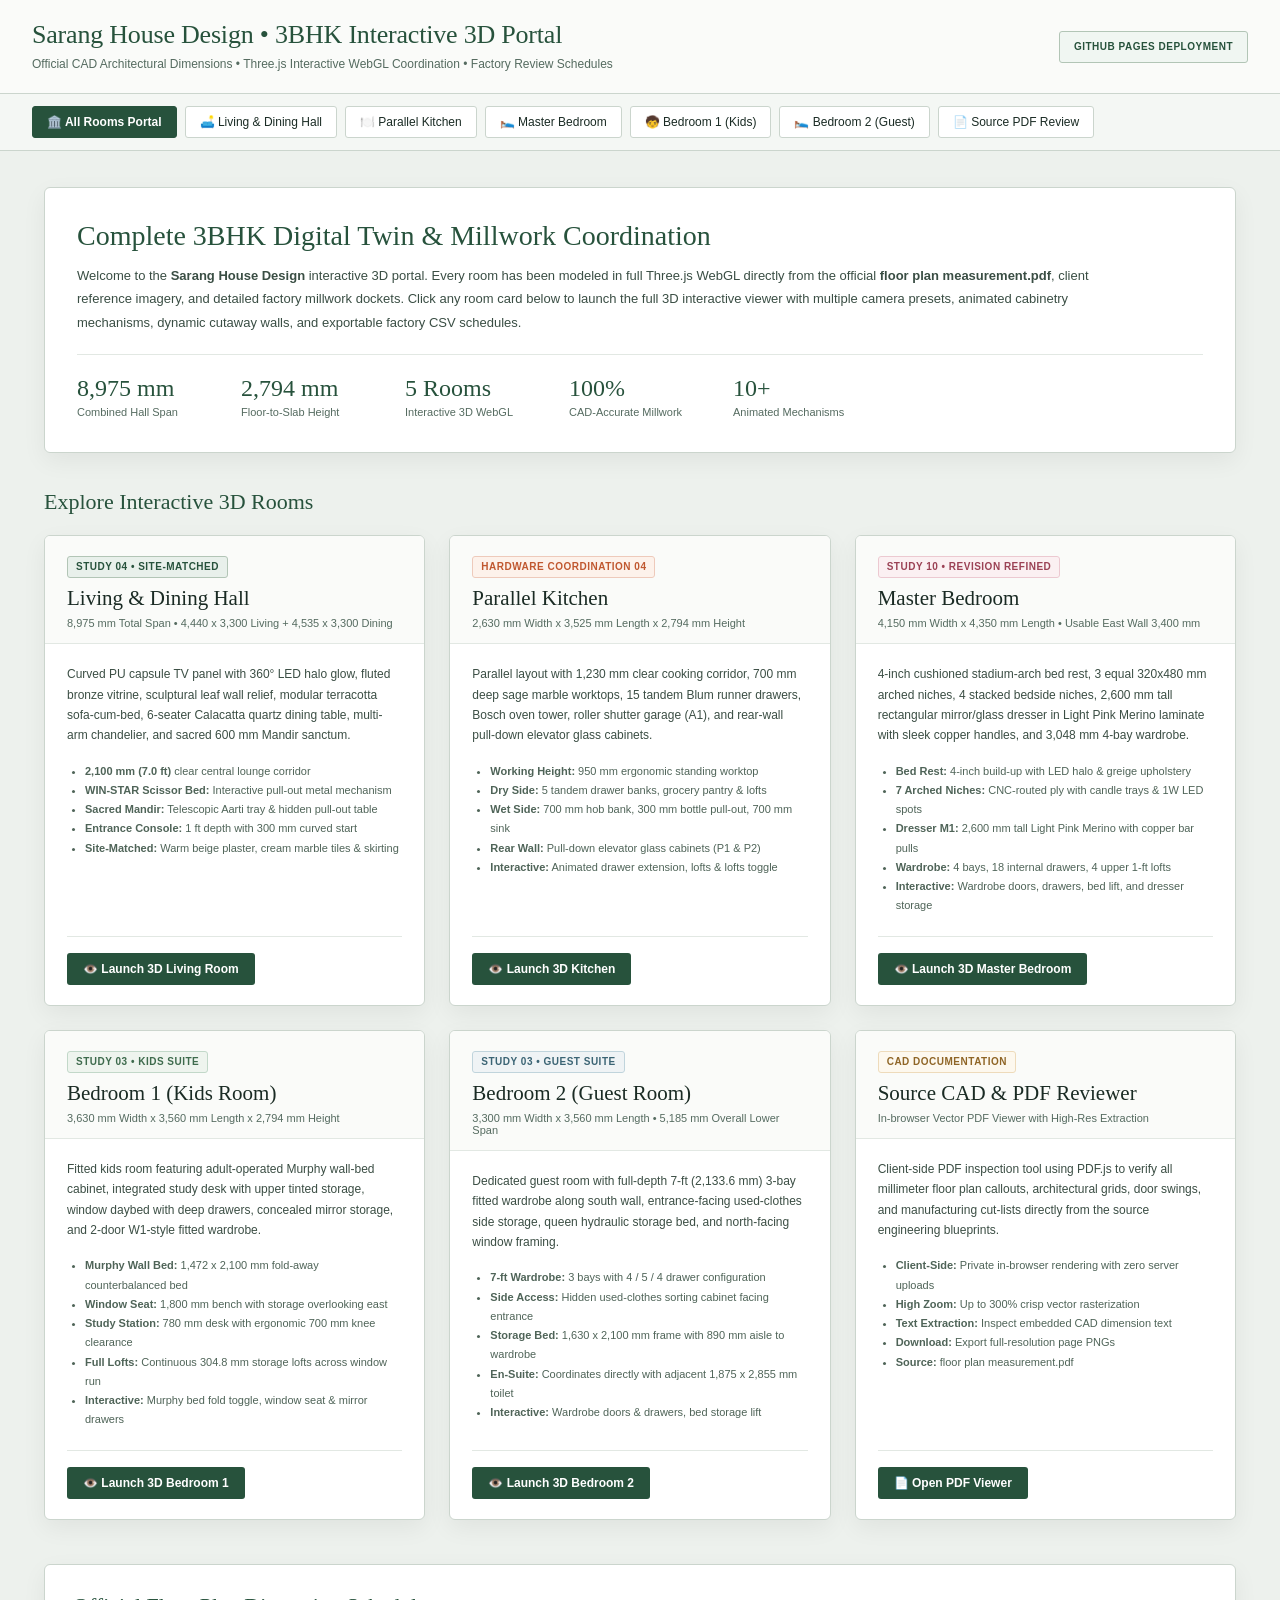
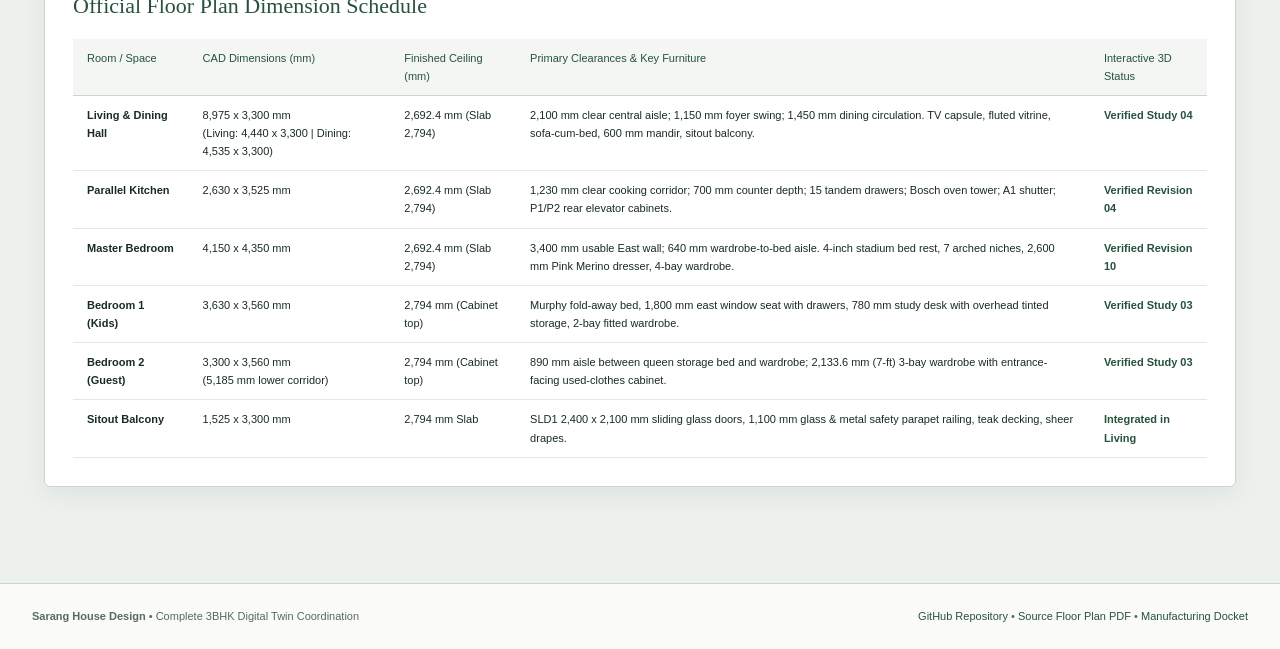
<file: index.html>
<!doctype html>
<html lang="en">
<head>
<meta charset="utf-8">
<meta name="viewport" content="width=device-width, initial-scale=1">
<title>Sarang House Design / 3BHK Interactive 3D Interior Portal</title>
<style>
:root{
  --ink:#1a2b24;
  --bg:#edf1ed;
  --panel:#fafbf9;
  --line:#cbd5cd;
  --line-light:#e2e8e3;
  --accent:#27523c;
  --accent-hover:#1c3c2c;
  --accent-light:#e8f0eb;
  --gold:#b88849;
  --gold-light:#fff8ed;
  --terracotta:#b8654a;
  --text-muted:#556b60;
  --shadow:0 8px 24px rgba(0,0,0,0.06);
  --shadow-hover:0 12px 32px rgba(0,0,0,0.12);
  font-family:Georgia,serif;
  color:var(--ink);
  background:var(--bg);
}
*{box-sizing:border-box}
body{margin:0;overflow-x:hidden;font-family:Georgia,serif}
header.page-header{
  padding:20px 32px;
  background:var(--panel);
  border-bottom:1px solid var(--line);
  display:flex;
  align-items:center;
  justify-content:space-between;
  gap:18px;
  flex-wrap:wrap;
}
.header-titles h1{
  font-size:26px;
  font-weight:normal;
  margin:0;
  letter-spacing:-0.2px;
  color:var(--accent);
}
.header-titles p{
  font:12px/1.5 Verdana,sans-serif;
  margin:5px 0 0;
  color:var(--text-muted);
}
.stamp{
  font:10px/1.6 Verdana,sans-serif;
  padding:7px 14px;
  background:#f0f6f2;
  border:1px solid #b2c5b6;
  color:var(--accent);
  border-radius:3px;
  text-transform:uppercase;
  letter-spacing:0.5px;
  font-weight:bold;
}
nav.rooms-nav{
  display:flex;
  gap:8px;
  flex-wrap:wrap;
  background:#f4f7f4;
  padding:12px 32px;
  border-bottom:1px solid var(--line);
}
nav.rooms-nav a{
  font:12px Verdana,sans-serif;
  padding:8px 14px;
  border:1px solid var(--line);
  background:#fff;
  color:var(--ink);
  text-decoration:none;
  border-radius:3px;
  transition:all .15s ease;
  display:inline-flex;
  align-items:center;
  gap:6px;
}
nav.rooms-nav a:hover{
  border-color:var(--accent);
  color:var(--accent);
  background:#fdfefd;
}
nav.rooms-nav a.active,nav.rooms-nav a[aria-current="page"]{
  background:var(--accent);
  border-color:var(--accent);
  color:#fff;
  font-weight:bold;
}
main.portal-layout{
  max-width:1240px;
  margin:0 auto;
  padding:36px 24px 60px;
}
.hero-banner{
  background:#fff;
  border:1px solid var(--line);
  border-radius:6px;
  padding:32px;
  margin-bottom:36px;
  box-shadow:var(--shadow);
}
.hero-banner h2{
  font:28px Georgia,serif;
  margin:0 0 12px;
  font-weight:normal;
  color:var(--accent);
}
.hero-banner p{
  font:13px/1.8 Verdana,sans-serif;
  color:#3a4e44;
  margin:0 0 16px;
  max-width:1050px;
}
.hero-stats{
  display:flex;
  flex-wrap:wrap;
  gap:24px;
  margin-top:20px;
  padding-top:20px;
  border-top:1px solid var(--line-light);
}
.hero-stats div{
  min-width:140px;
}
.hero-stats strong{
  display:block;
  font:24px Georgia,serif;
  color:var(--accent);
}
.hero-stats span{
  font:11px Verdana,sans-serif;
  color:var(--text-muted);
}
.section-title{
  font:22px Georgia,serif;
  font-weight:normal;
  color:var(--accent);
  margin:0 0 20px;
  display:flex;
  align-items:center;
  justify-content:space-between;
}
.room-grid{
  display:grid;
  grid-template-columns:repeat(auto-fill, minmax(360px, 1fr));
  gap:24px;
  margin-bottom:44px;
}
.room-card{
  background:#fff;
  border:1px solid var(--line);
  border-radius:6px;
  overflow:hidden;
  box-shadow:var(--shadow);
  display:flex;
  flex-direction:column;
  transition:transform .2s ease, box-shadow .2s ease, border-color .2s ease;
}
.room-card:hover{
  transform:translateY(-3px);
  box-shadow:var(--shadow-hover);
  border-color:var(--accent);
}
.room-card-header{
  padding:20px 22px 14px;
  border-bottom:1px solid var(--line-light);
  background:#fafbf9;
}
.room-card-badge{
  font:10px/1.4 Verdana,sans-serif;
  text-transform:uppercase;
  letter-spacing:0.5px;
  padding:3px 8px;
  border-radius:3px;
  font-weight:bold;
  display:inline-block;
  margin-bottom:8px;
}
.badge-living{background:#e8f0eb;color:var(--accent);border:1px solid #b2c5b6}
.badge-kitchen{background:#fdf2eb;color:#c05830;border:1px solid #eecabb}
.badge-master{background:#fbf0f2;color:#9b4255;border:1px solid #ecc9d1}
.badge-bed1{background:#eef4ee;color:#3e6b4d;border:1px solid #c2d8c9}
.badge-bed2{background:#eff3f5;color:#3b6474;border:1px solid #c0d4dc}
.badge-doc{background:#fdf8ee;color:#8f6526;border:1px solid #eedbbb}
.room-card-header h3{
  font:21px Georgia,serif;
  font-weight:normal;
  margin:0 0 6px;
  color:var(--ink);
}
.room-dims{
  font:11px Verdana,sans-serif;
  color:var(--text-muted);
}
.room-card-body{
  padding:20px 22px;
  flex:1;
  display:flex;
  flex-direction:column;
  font:12px/1.7 Verdana,sans-serif;
}
.room-card-body p{
  margin:0 0 16px;
  color:#3b4e44;
}
.feature-list{
  margin:0 0 20px;
  padding-left:18px;
  font-size:11px;
  line-height:1.75;
  color:#4f6458;
}
.card-actions{
  margin-top:auto;
  padding-top:16px;
  border-top:1px solid var(--line-light);
  display:flex;
  gap:10px;
  align-items:center;
}
.btn-launch{
  display:inline-flex;
  align-items:center;
  gap:6px;
  background:var(--accent);
  color:#fff;
  font:12px Verdana,sans-serif;
  font-weight:bold;
  text-decoration:none;
  padding:9px 16px;
  border-radius:3px;
  transition:background .15s ease;
}
.btn-launch:hover{
  background:var(--accent-hover);
}
.btn-secondary{
  display:inline-flex;
  align-items:center;
  gap:5px;
  background:#fff;
  color:var(--ink);
  border:1px solid var(--line);
  font:11px Verdana,sans-serif;
  text-decoration:none;
  padding:8px 12px;
  border-radius:3px;
  transition:all .15s ease;
}
.btn-secondary:hover{
  border-color:var(--accent);
  color:var(--accent);
}
.specs-table-card{
  background:#fff;
  border:1px solid var(--line);
  border-radius:6px;
  padding:28px;
  margin-bottom:36px;
  box-shadow:var(--shadow);
}
.table-wrap{
  overflow-x:auto;
  margin-top:14px;
}
table{
  width:100%;
  border-collapse:collapse;
  font:11px/1.65 Verdana,sans-serif;
  min-width:680px;
}
th,td{
  text-align:left;
  padding:10px 14px;
  border-bottom:1px solid var(--line-light);
  vertical-align:top;
}
th{
  background:#f3f6f3;
  font-weight:normal;
  color:var(--accent);
  border-bottom:1px solid var(--line);
}
tr:hover td{background:#fafcfb}
footer.portal-footer{
  background:var(--panel);
  border-top:1px solid var(--line);
  padding:24px 32px;
  display:flex;
  justify-content:space-between;
  align-items:center;
  flex-wrap:wrap;
  gap:16px;
  font:11px/1.6 Verdana,sans-serif;
  color:var(--text-muted);
}
footer.portal-footer a{color:var(--accent);text-decoration:none}
footer.portal-footer a:hover{text-decoration:underline}
@media(max-width:768px){
  header.page-header{padding:16px 20px}
  nav.rooms-nav{padding:10px 18px}
  main.portal-layout{padding:24px 16px}
  .room-grid{grid-template-columns:1fr}
}
</style>
</head>
<body>

<header class="page-header">
  <div class="header-titles">
    <h1>Sarang House Design &bull; 3BHK Interactive 3D Portal</h1>
    <p>Official CAD Architectural Dimensions &bull; Three.js Interactive WebGL Coordination &bull; Factory Review Schedules</p>
  </div>
  <span class="stamp">GitHub Pages Deployment</span>
</header>

<nav class="rooms-nav" aria-label="Room 3D models">
  <a href="index.html" class="active" aria-current="page">&#127963;&#65039; All Rooms Portal</a>
  <a href="living-dining.html">&#128715;&#65039; Living &amp; Dining Hall</a>
  <a href="kitchen-design.html">&#127869;&#65039; Parallel Kitchen</a>
  <a href="master-bedroom.html">&#128716; Master Bedroom</a>
  <a href="bedroom-1.html">&#129490; Bedroom 1 (Kids)</a>
  <a href="bedroom-2.html">&#128716; Bedroom 2 (Guest)</a>
  <a href="source-review.html">&#128196; Source PDF Review</a>
</nav>

<main class="portal-layout">

  <section class="hero-banner">
    <h2>Complete 3BHK Digital Twin &amp; Millwork Coordination</h2>
    <p>
      Welcome to the <strong>Sarang House Design</strong> interactive 3D portal. Every room has been modeled in full Three.js WebGL directly from the official <strong>floor plan measurement.pdf</strong>, client reference imagery, and detailed factory millwork dockets. Click any room card below to launch the full 3D interactive viewer with multiple camera presets, animated cabinetry mechanisms, dynamic cutaway walls, and exportable factory CSV schedules.
    </p>
    <div class="hero-stats">
      <div><strong>8,975 mm</strong><span>Combined Hall Span</span></div>
      <div><strong>2,794 mm</strong><span>Floor-to-Slab Height</span></div>
      <div><strong>5 Rooms</strong><span>Interactive 3D WebGL</span></div>
      <div><strong>100%</strong><span>CAD-Accurate Millwork</span></div>
      <div><strong>10+</strong><span>Animated Mechanisms</span></div>
    </div>
  </section>

  <h2 class="section-title">Explore Interactive 3D Rooms</h2>

  <div class="room-grid">

    <!-- Living & Dining Card -->
    <article class="room-card">
      <div class="room-card-header">
        <span class="room-card-badge badge-living">Study 04 &bull; Site-Matched</span>
        <h3>Living &amp; Dining Hall</h3>
        <div class="room-dims">8,975 mm Total Span &bull; 4,440 x 3,300 Living + 4,535 x 3,300 Dining</div>
      </div>
      <div class="room-card-body">
        <p>
          Curved PU capsule TV panel with 360&deg; LED halo glow, fluted bronze vitrine, sculptural leaf wall relief, modular terracotta sofa-cum-bed, 6-seater Calacatta quartz dining table, multi-arm chandelier, and sacred 600 mm Mandir sanctum.
        </p>
        <ul class="feature-list">
          <li><strong>2,100 mm (7.0 ft)</strong> clear central lounge corridor</li>
          <li><strong>WIN-STAR Scissor Bed:</strong> Interactive pull-out metal mechanism</li>
          <li><strong>Sacred Mandir:</strong> Telescopic Aarti tray &amp; hidden pull-out table</li>
          <li><strong>Entrance Console:</strong> 1 ft depth with 300 mm curved start</li>
          <li><strong>Site-Matched:</strong> Warm beige plaster, cream marble tiles &amp; skirting</li>
        </ul>
        <div class="card-actions">
          <a href="living-dining.html" class="btn-launch">&#128065;&#65039; Launch 3D Living Room</a>
        </div>
      </div>
    </article>

    <!-- Parallel Kitchen Card -->
    <article class="room-card">
      <div class="room-card-header">
        <span class="room-card-badge badge-kitchen">Hardware Coordination 04</span>
        <h3>Parallel Kitchen</h3>
        <div class="room-dims">2,630 mm Width x 3,525 mm Length x 2,794 mm Height</div>
      </div>
      <div class="room-card-body">
        <p>
          Parallel layout with 1,230 mm clear cooking corridor, 700 mm deep sage marble worktops, 15 tandem Blum runner drawers, Bosch oven tower, roller shutter garage (A1), and rear-wall pull-down elevator glass cabinets.
        </p>
        <ul class="feature-list">
          <li><strong>Working Height:</strong> 950 mm ergonomic standing worktop</li>
          <li><strong>Dry Side:</strong> 5 tandem drawer banks, grocery pantry &amp; lofts</li>
          <li><strong>Wet Side:</strong> 700 mm hob bank, 300 mm bottle pull-out, 700 mm sink</li>
          <li><strong>Rear Wall:</strong> Pull-down elevator glass cabinets (P1 &amp; P2)</li>
          <li><strong>Interactive:</strong> Animated drawer extension, lofts &amp; lofts toggle</li>
        </ul>
        <div class="card-actions">
          <a href="kitchen-design.html" class="btn-launch">&#128065;&#65039; Launch 3D Kitchen</a>
        </div>
      </div>
    </article>

    <!-- Master Bedroom Card -->
    <article class="room-card">
      <div class="room-card-header">
        <span class="room-card-badge badge-master">Study 10 &bull; Revision Refined</span>
        <h3>Master Bedroom</h3>
        <div class="room-dims">4,150 mm Width x 4,350 mm Length &bull; Usable East Wall 3,400 mm</div>
      </div>
      <div class="room-card-body">
        <p>
          4-inch cushioned stadium-arch bed rest, 3 equal 320x480 mm arched niches, 4 stacked bedside niches, 2,600 mm tall rectangular mirror/glass dresser in Light Pink Merino laminate with sleek copper handles, and 3,048 mm 4-bay wardrobe.
        </p>
        <ul class="feature-list">
          <li><strong>Bed Rest:</strong> 4-inch build-up with LED halo &amp; greige upholstery</li>
          <li><strong>7 Arched Niches:</strong> CNC-routed ply with candle trays &amp; 1W LED spots</li>
          <li><strong>Dresser M1:</strong> 2,600 mm tall Light Pink Merino with copper bar pulls</li>
          <li><strong>Wardrobe:</strong> 4 bays, 18 internal drawers, 4 upper 1-ft lofts</li>
          <li><strong>Interactive:</strong> Wardrobe doors, drawers, bed lift, and dresser storage</li>
        </ul>
        <div class="card-actions">
          <a href="master-bedroom.html" class="btn-launch">&#128065;&#65039; Launch 3D Master Bedroom</a>
        </div>
      </div>
    </article>

    <!-- Bedroom 1 (Kids Room) Card -->
    <article class="room-card">
      <div class="room-card-header">
        <span class="room-card-badge badge-bed1">Study 03 &bull; Kids Suite</span>
        <h3>Bedroom 1 (Kids Room)</h3>
        <div class="room-dims">3,630 mm Width x 3,560 mm Length x 2,794 mm Height</div>
      </div>
      <div class="room-card-body">
        <p>
          Fitted kids room featuring adult-operated Murphy wall-bed cabinet, integrated study desk with upper tinted storage, window daybed with deep drawers, concealed mirror storage, and 2-door W1-style fitted wardrobe.
        </p>
        <ul class="feature-list">
          <li><strong>Murphy Wall Bed:</strong> 1,472 x 2,100 mm fold-away counterbalanced bed</li>
          <li><strong>Window Seat:</strong> 1,800 mm bench with storage overlooking east</li>
          <li><strong>Study Station:</strong> 780 mm desk with ergonomic 700 mm knee clearance</li>
          <li><strong>Full Lofts:</strong> Continuous 304.8 mm storage lofts across window run</li>
          <li><strong>Interactive:</strong> Murphy bed fold toggle, window seat &amp; mirror drawers</li>
        </ul>
        <div class="card-actions">
          <a href="bedroom-1.html" class="btn-launch">&#128065;&#65039; Launch 3D Bedroom 1</a>
        </div>
      </div>
    </article>

    <!-- Bedroom 2 (Guest Room) Card -->
    <article class="room-card">
      <div class="room-card-header">
        <span class="room-card-badge badge-bed2">Study 03 &bull; Guest Suite</span>
        <h3>Bedroom 2 (Guest Room)</h3>
        <div class="room-dims">3,300 mm Width x 3,560 mm Length &bull; 5,185 mm Overall Lower Span</div>
      </div>
      <div class="room-card-body">
        <p>
          Dedicated guest room with full-depth 7-ft (2,133.6 mm) 3-bay fitted wardrobe along south wall, entrance-facing used-clothes side storage, queen hydraulic storage bed, and north-facing window framing.
        </p>
        <ul class="feature-list">
          <li><strong>7-ft Wardrobe:</strong> 3 bays with 4 / 5 / 4 drawer configuration</li>
          <li><strong>Side Access:</strong> Hidden used-clothes sorting cabinet facing entrance</li>
          <li><strong>Storage Bed:</strong> 1,630 x 2,100 mm frame with 890 mm aisle to wardrobe</li>
          <li><strong>En-Suite:</strong> Coordinates directly with adjacent 1,875 x 2,855 mm toilet</li>
          <li><strong>Interactive:</strong> Wardrobe doors &amp; drawers, bed storage lift</li>
        </ul>
        <div class="card-actions">
          <a href="bedroom-2.html" class="btn-launch">&#128065;&#65039; Launch 3D Bedroom 2</a>
        </div>
      </div>
    </article>

    <!-- Source Review Card -->
    <article class="room-card">
      <div class="room-card-header">
        <span class="room-card-badge badge-doc">CAD Documentation</span>
        <h3>Source CAD &amp; PDF Reviewer</h3>
        <div class="room-dims">In-browser Vector PDF Viewer with High-Res Extraction</div>
      </div>
      <div class="room-card-body">
        <p>
          Client-side PDF inspection tool using PDF.js to verify all millimeter floor plan callouts, architectural grids, door swings, and manufacturing cut-lists directly from the source engineering blueprints.
        </p>
        <ul class="feature-list">
          <li><strong>Client-Side:</strong> Private in-browser rendering with zero server uploads</li>
          <li><strong>High Zoom:</strong> Up to 300% crisp vector rasterization</li>
          <li><strong>Text Extraction:</strong> Inspect embedded CAD dimension text</li>
          <li><strong>Download:</strong> Export full-resolution page PNGs</li>
          <li><strong>Source:</strong> floor plan measurement.pdf</li>
        </ul>
        <div class="card-actions">
          <a href="source-review.html" class="btn-launch">&#128196; Open PDF Viewer</a>
        </div>
      </div>
    </article>

  </div>

  <section class="specs-table-card">
    <h2 class="section-title" style="margin-top:0">Official Floor Plan Dimension Schedule</h2>
    <div class="table-wrap">
      <table>
        <thead>
          <tr>
            <th>Room / Space</th>
            <th>CAD Dimensions (mm)</th>
            <th>Finished Ceiling (mm)</th>
            <th>Primary Clearances &amp; Key Furniture</th>
            <th>Interactive 3D Status</th>
          </tr>
        </thead>
        <tbody>
          <tr>
            <td><strong>Living &amp; Dining Hall</strong></td>
            <td>8,975 x 3,300 mm<br>(Living: 4,440 x 3,300 | Dining: 4,535 x 3,300)</td>
            <td>2,692.4 mm (Slab 2,794)</td>
            <td>2,100 mm clear central aisle; 1,150 mm foyer swing; 1,450 mm dining circulation. TV capsule, fluted vitrine, sofa-cum-bed, 600 mm mandir, sitout balcony.</td>
            <td><strong style="color:var(--accent)">Verified Study 04</strong></td>
          </tr>
          <tr>
            <td><strong>Parallel Kitchen</strong></td>
            <td>2,630 x 3,525 mm</td>
            <td>2,692.4 mm (Slab 2,794)</td>
            <td>1,230 mm clear cooking corridor; 700 mm counter depth; 15 tandem drawers; Bosch oven tower; A1 shutter; P1/P2 rear elevator cabinets.</td>
            <td><strong style="color:var(--accent)">Verified Revision 04</strong></td>
          </tr>
          <tr>
            <td><strong>Master Bedroom</strong></td>
            <td>4,150 x 4,350 mm</td>
            <td>2,692.4 mm (Slab 2,794)</td>
            <td>3,400 mm usable East wall; 640 mm wardrobe-to-bed aisle. 4-inch stadium bed rest, 7 arched niches, 2,600 mm Pink Merino dresser, 4-bay wardrobe.</td>
            <td><strong style="color:var(--accent)">Verified Revision 10</strong></td>
          </tr>
          <tr>
            <td><strong>Bedroom 1 (Kids)</strong></td>
            <td>3,630 x 3,560 mm</td>
            <td>2,794 mm (Cabinet top)</td>
            <td>Murphy fold-away bed, 1,800 mm east window seat with drawers, 780 mm study desk with overhead tinted storage, 2-bay fitted wardrobe.</td>
            <td><strong style="color:var(--accent)">Verified Study 03</strong></td>
          </tr>
          <tr>
            <td><strong>Bedroom 2 (Guest)</strong></td>
            <td>3,300 x 3,560 mm<br>(5,185 mm lower corridor)</td>
            <td>2,794 mm (Cabinet top)</td>
            <td>890 mm aisle between queen storage bed and wardrobe; 2,133.6 mm (7-ft) 3-bay wardrobe with entrance-facing used-clothes cabinet.</td>
            <td><strong style="color:var(--accent)">Verified Study 03</strong></td>
          </tr>
          <tr>
            <td><strong>Sitout Balcony</strong></td>
            <td>1,525 x 3,300 mm</td>
            <td>2,794 mm Slab</td>
            <td>SLD1 2,400 x 2,100 mm sliding glass doors, 1,100 mm glass &amp; metal safety parapet railing, teak decking, sheer drapes.</td>
            <td><strong style="color:var(--accent)">Integrated in Living</strong></td>
          </tr>
        </tbody>
      </table>
    </div>
  </section>

</main>

<footer class="portal-footer">
  <div>
    <strong>Sarang House Design</strong> &bull; Complete 3BHK Digital Twin Coordination
  </div>
  <div>
    <a href="https://github.com/arjunsedani/saranghousedesign" target="_blank" rel="noopener">GitHub Repository</a> &bull;
    <a href="floor%20plan%20measurement.pdf">Source Floor Plan PDF</a> &bull;
    <a href="complete_3bhk_master_manufacturing_docket-wardrobe-bed-baywindow-etc.pdf">Manufacturing Docket</a>
  </div>
</footer>

</body>
</html>
</file>
